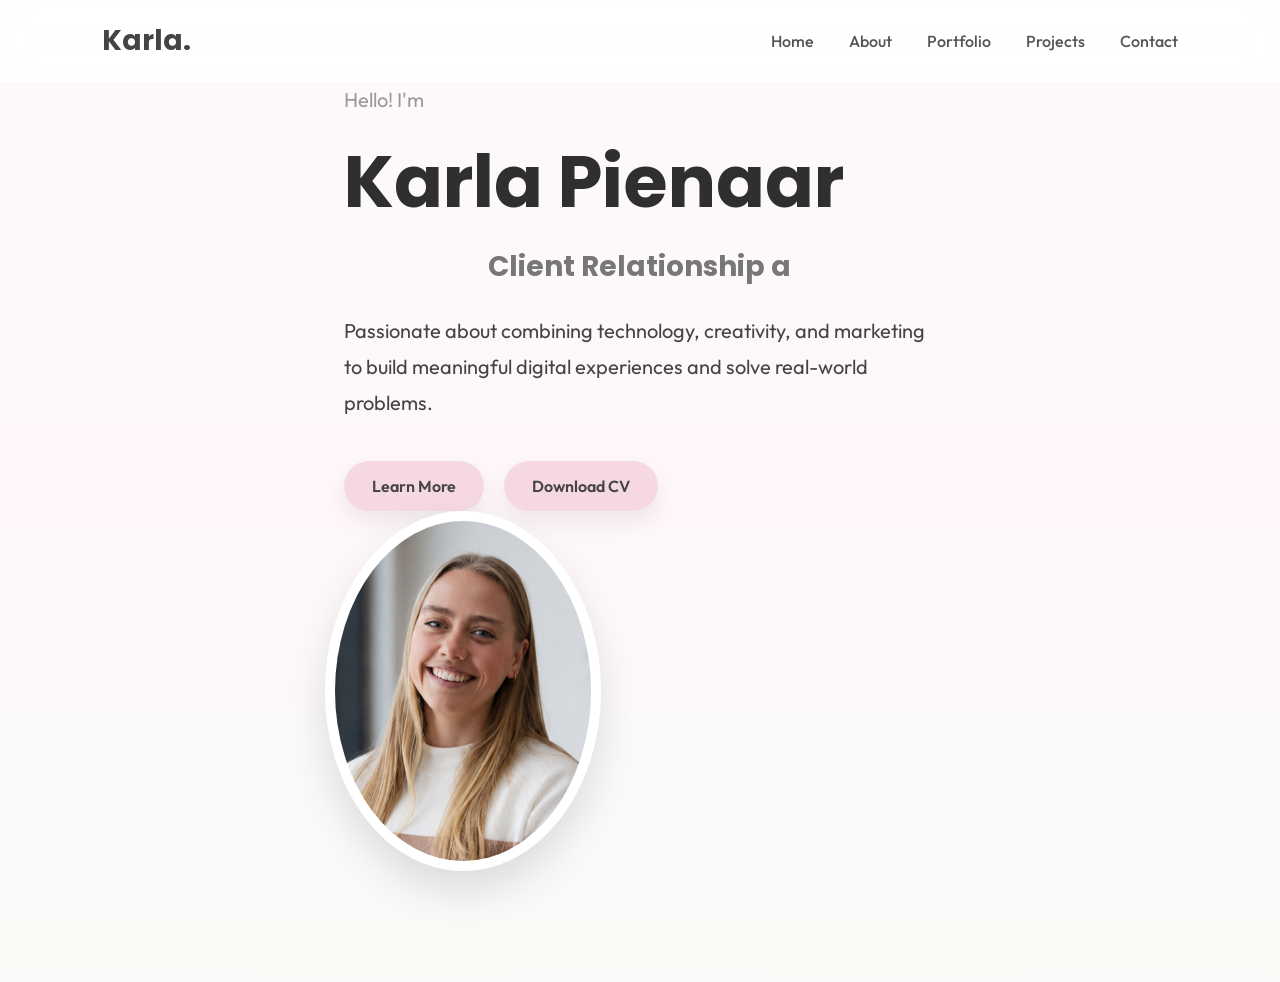
<file: index.html>
<!DOCTYPE html>
<html lang="en">


<head>

    <meta charset="UTF-8">
    <meta name="viewport" content="width=device-width, initial-scale=1.0">
    <title>Karla Pienaar | Portfolio</title>

    <link rel="stylesheet" href="style.css">  
    <link rel="preconnect" href="https://fonts.googleapis.com">
<link rel="preconnect" href="https://fonts.gstatic.com" crossorigin>

<link href="https://fonts.googleapis.com/css2?family=Outfit:wght@300;400;500;600;700&family=Poppins:wght@500;600;700&display=swap" rel="stylesheet">


    </head>

    <body>

    <nav>

    <div class="logo">

Karla.

</div>

<ul>

<li><a href="index.html">Home</a></li>

<li><a href="aboutpage.html">About</a></li>

<li><a href="portfoliopage.html">Portfolio</a></li>

<li><a href="projectspage.html">Projects</a></li>

<li><a href="contactpage.html">Contact</a></li>

</ul>

</nav>

<section class="hero" id="home">

<div class="hero-text">

<p class="hello">

Hello! I'm

</p>

<h1>

Karla Pienaar

</h1>

<h2>

Client Relationship and Marketing Manager | Final-Year IT Student

</h2>

<p>

Passionate about combining technology, creativity, and marketing to build meaningful digital experiences and solve real-world problems.

</p>

<div class="buttons">

<a href="aboutpage.html">
Learn More
</a>

<a href="Karla_Pienaar_CV.pdf" target="_blank">
Download CV
</a>

</div>

<div class="hero-image">

<img src="profile.jpg" alt="Karla Pienaar">

</div>

</section>

<script src="script.js"></script>

</body>

</html>
</file>
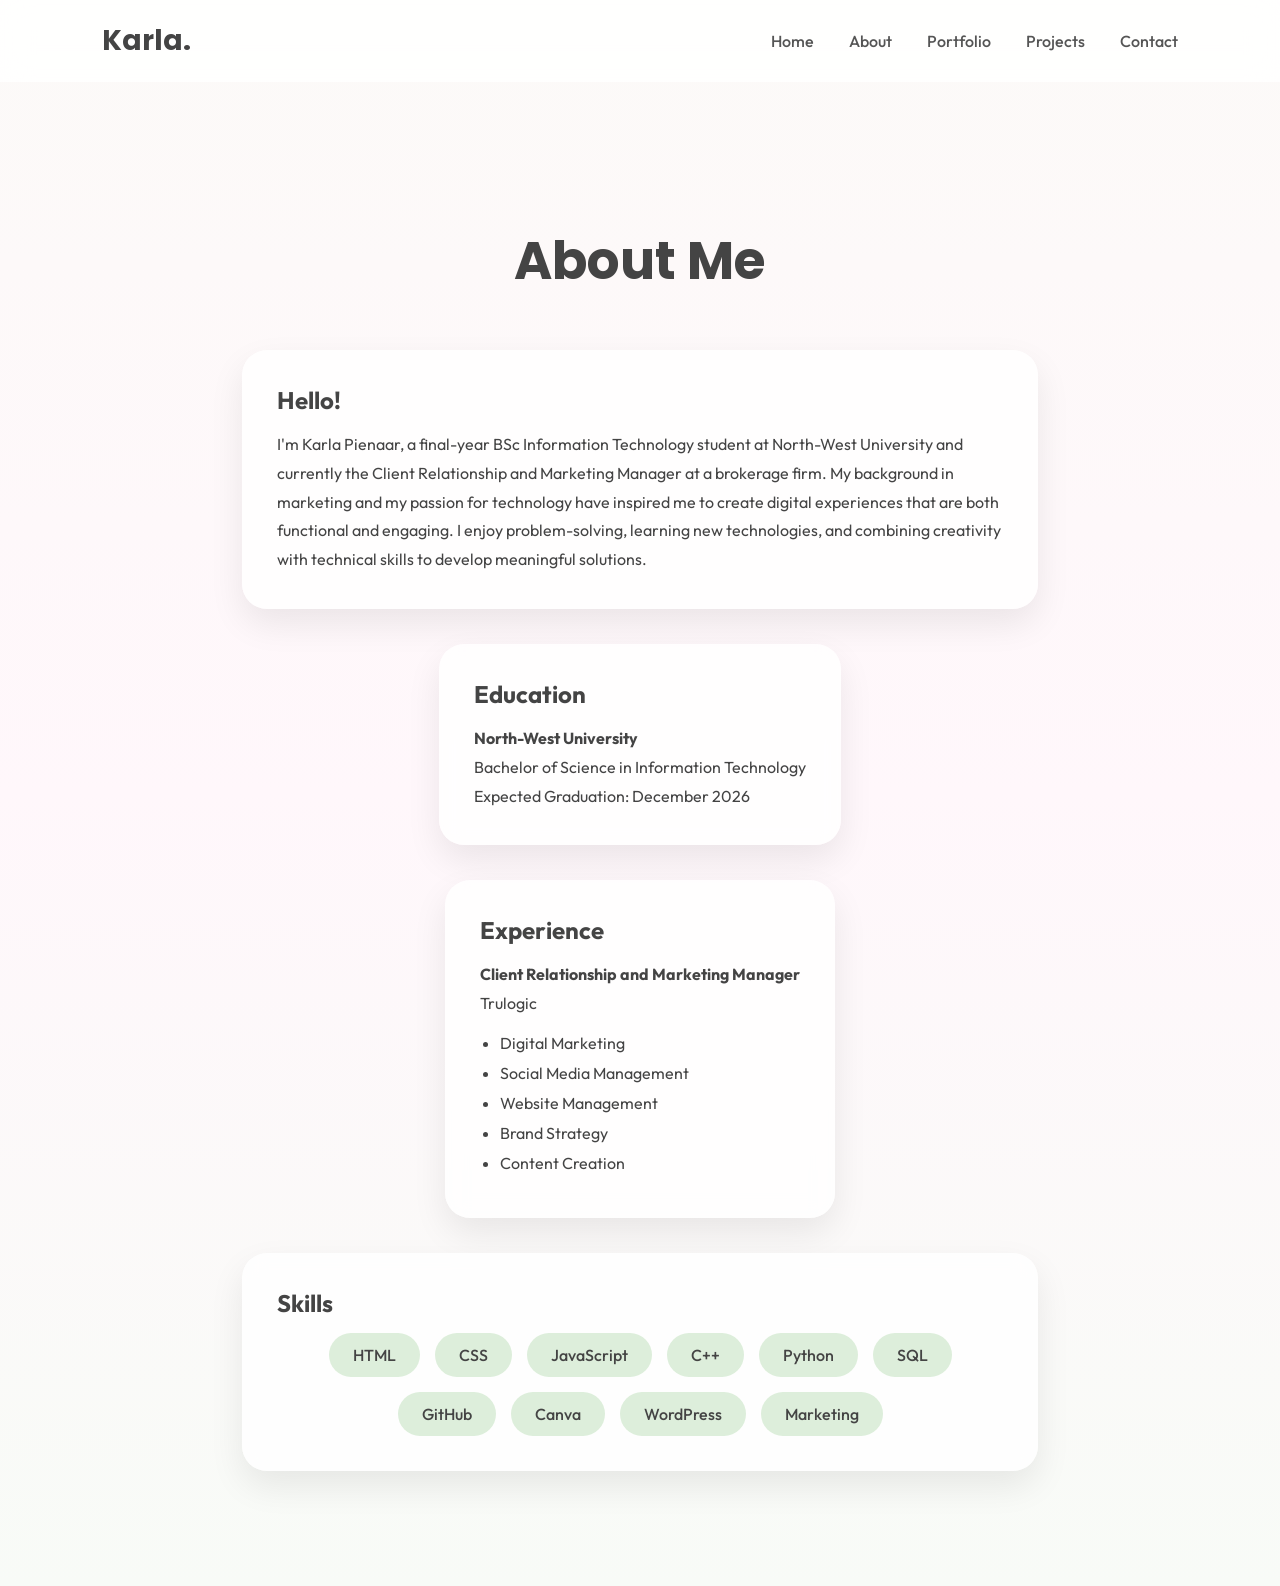
<file: aboutpage.html>
<!DOCTYPE html>
<html lang="en">

<head>

    <meta charset="UTF-8">
    <meta name="viewport" content="width=device-width, initial-scale=1.0">

    <title>About | Karla Pienaar</title>

    <link rel="stylesheet" href="style.css">

    <link rel="preconnect" href="https://fonts.googleapis.com">
    <link rel="preconnect" href="https://fonts.gstatic.com" crossorigin>

    <link href="https://fonts.googleapis.com/css2?family=Outfit:wght@300;400;500;600;700&family=Poppins:wght@500;600;700&display=swap" rel="stylesheet">

</head>

<body>

<nav>

<div class="logo">
Karla.
</div>

<ul>

<li><a href="index.html">Home</a></li>
<li><a href="aboutpage.html">About</a></li>
<li><a href="portfoliopage.html">Portfolio</a></li>
<li><a href="projectspage.html">Projects</a></li>
<li><a href="contactpage.html">Contact</a></li>

</ul>

</nav>

<section class="page">

<h1>About Me</h1>

<div class="card">

<h3>Hello!</h3>

<p>

I'm Karla Pienaar, a final-year BSc Information Technology student at North-West University and currently the Client Relationship and Marketing Manager at a brokerage firm.

My background in marketing and my passion for technology have inspired me to create digital experiences that are both functional and engaging. I enjoy problem-solving, learning new technologies, and combining creativity with technical skills to develop meaningful solutions.

</p>

</div>

<div class="card">

<h3>Education</h3>

<p>

<b>North-West University</b><br>

Bachelor of Science in Information Technology<br>

Expected Graduation: December 2026

</p>

</div>

<div class="card">

<h3>Experience</h3>

<p>

<b>Client Relationship and Marketing Manager</b><br>

Trulogic

</p>

<ul>

<li>Digital Marketing</li>

<li>Social Media Management</li>

<li>Website Management</li>

<li>Brand Strategy</li>

<li>Content Creation</li>

</ul>

</div>

<div class="card">

<h3>Skills</h3>

<div class="skills-container">

<span>HTML</span>

<span>CSS</span>

<span>JavaScript</span>

<span>C++</span>

<span>Python</span>

<span>SQL</span>

<span>GitHub</span>

<span>Canva</span>

<span>WordPress</span>

<span>Marketing</span>

</div>

</div>

</section>

<script src="script.js"></script>

</body>

</html>
</file>
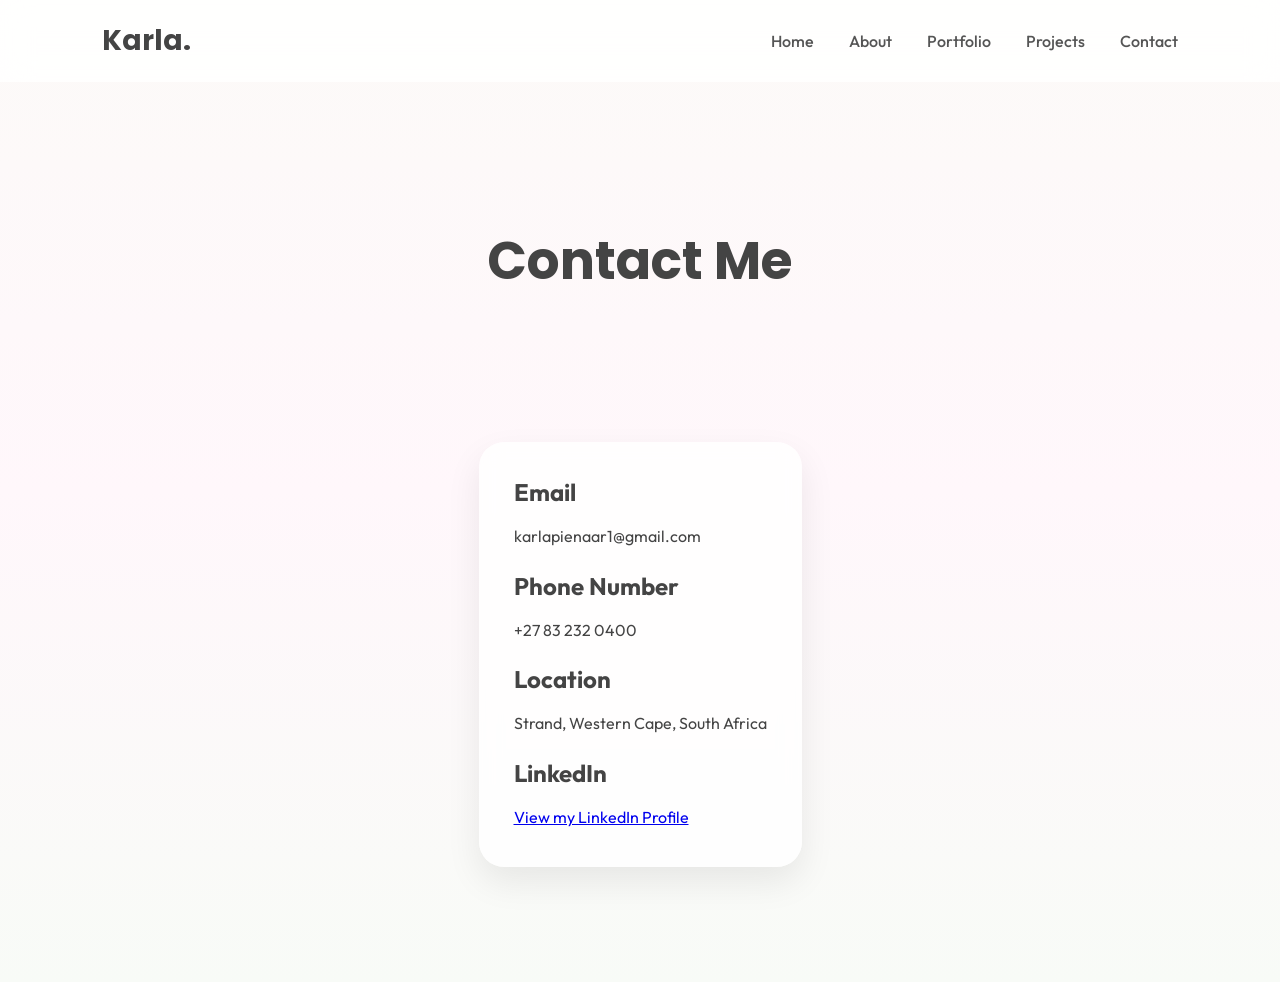
<file: contactpage.html>
<!DOCTYPE html>
<html lang="en">

<head>

<meta charset="UTF-8">
<meta name="viewport" content="width=device-width, initial-scale=1.0">

<title>Contact | Karla Pienaar</title>

<link rel="stylesheet" href="style.css">

<link rel="preconnect" href="https://fonts.googleapis.com">
<link rel="preconnect" href="https://fonts.gstatic.com" crossorigin>

<link href="https://fonts.googleapis.com/css2?family=Outfit:wght@300;400;500;600;700&family=Poppins:wght@500;600;700&display=swap" rel="stylesheet">

</head>

<body>

<nav>

<div class="logo">
Karla.
</div>

<ul>

<li><a href="index.html">Home</a></li>
<li><a href="aboutpage.html">About</a></li>
<li><a href="portfoliopage.html">Portfolio</a></li>
<li><a href="projectspage.html">Projects</a></li>
<li><a href="contactpage.html">Contact</a></li>

</ul>

</nav>

<section class="page">

<h1>Contact Me</h1>

<div class="card">

<h3>Email</h3>

<p>karlapienaar1@gmail.com</p>

<br>

<h3>Phone Number</h3>

<p>+27 83 232 0400</p>

<br>

<h3>Location</h3>

<p>Strand, Western Cape, South Africa</p>

<br>

<h3>LinkedIn</h3>

<p>

<a href="https://www.linkedin.com/in/karla-pienaar-029022347/" target="_blank">

View my LinkedIn Profile

</a>

</p>

</div>

</section>

<script src="script.js"></script>

</body>

</html>
</file>
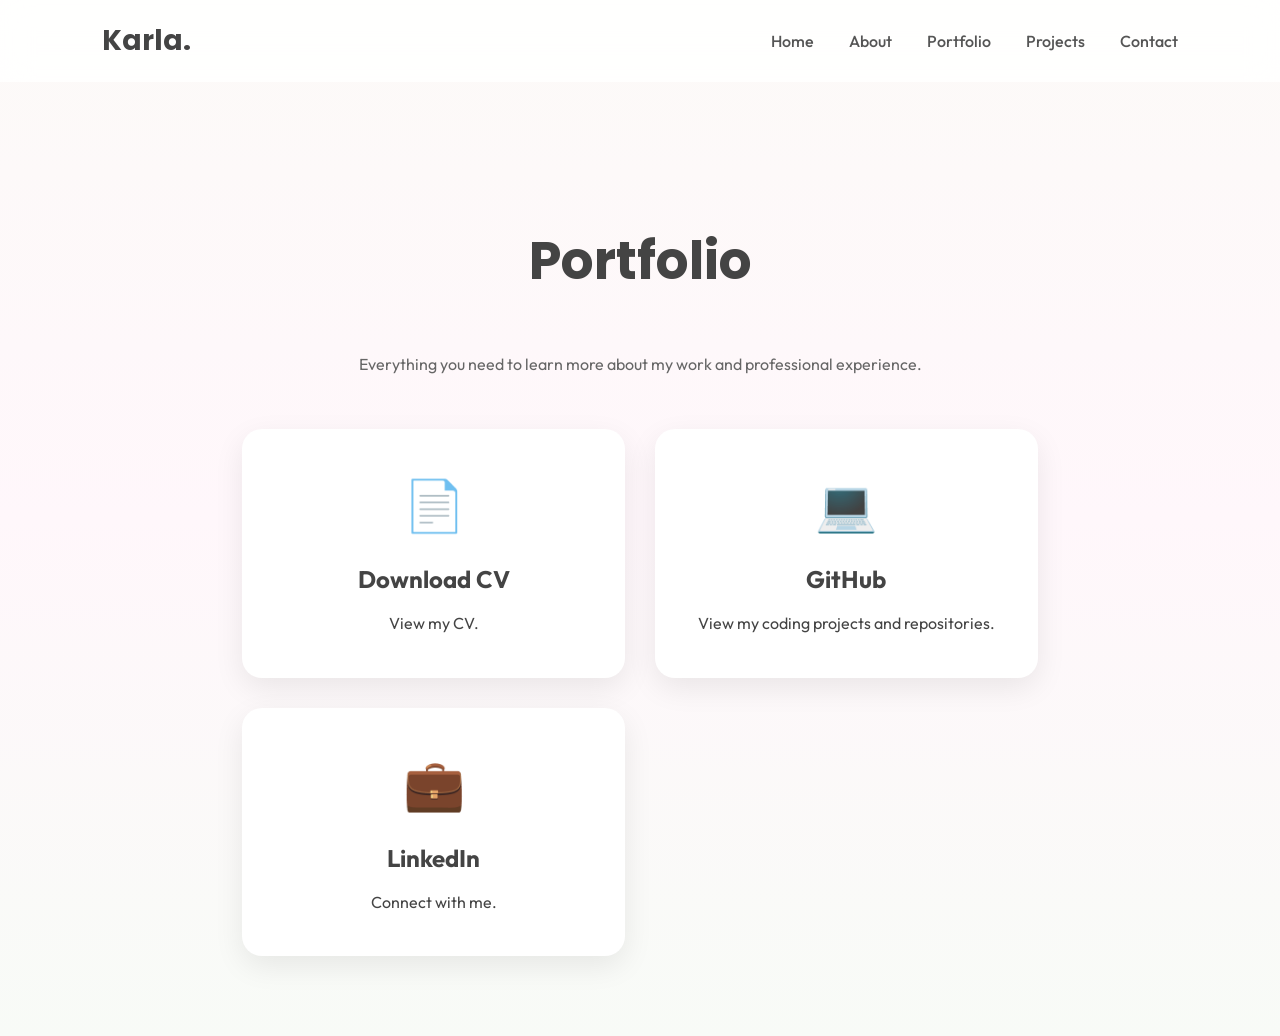
<file: portfoliopage.html>
<!DOCTYPE html>
<html lang="en">

<head>

<meta charset="UTF-8">
<meta name="viewport" content="width=device-width, initial-scale=1.0">

<title>Portfolio | Karla Pienaar</title>

<link rel="stylesheet" href="style.css">

<link rel="preconnect" href="https://fonts.googleapis.com">
<link rel="preconnect" href="https://fonts.gstatic.com" crossorigin>

<link href="https://fonts.googleapis.com/css2?family=Outfit:wght@300;400;500;600;700&family=Poppins:wght@500;600;700&display=swap" rel="stylesheet">

</head>

<body>

<nav>

<div class="logo">
Karla.
</div>

<ul>

<li><a href="index.html">Home</a></li>
<li><a href="aboutpage.html">About</a></li>
<li><a href="portfoliopage.html">Portfolio</a></li>
<li><a href="projectspage.html">Projects</a></li>
<li><a href="contactpage.html">Contact</a></li>

</ul>

</nav>

<section class="page">

<h1>Portfolio</h1>

<p class="page-intro">

Everything you need to learn more about my work and professional experience.

</p>

<div class="portfolio-grid">

<a class="portfolio-card" href="Karla_Pienaar_CV.pdf" target="_blank">

<h2>📄</h2>

<h3>Download CV</h3>

<p>View my CV.</p>

</a>

<a class="portfolio-card" href="https://github.com/KarlaPienaar" target="_blank">

<h2>💻</h2>

<h3>GitHub</h3>

<p>View my coding projects and repositories.</p>

</a>

<a class="portfolio-card" href="https://www.linkedin.com/in/karla-pienaar-029022347/" target="_blank">

<h2>💼</h2>

<h3>LinkedIn</h3>

<p>Connect with me.</p>

</a>

</div>

</section>

<script src="script.js"></script>

</body>

</html>
</file>
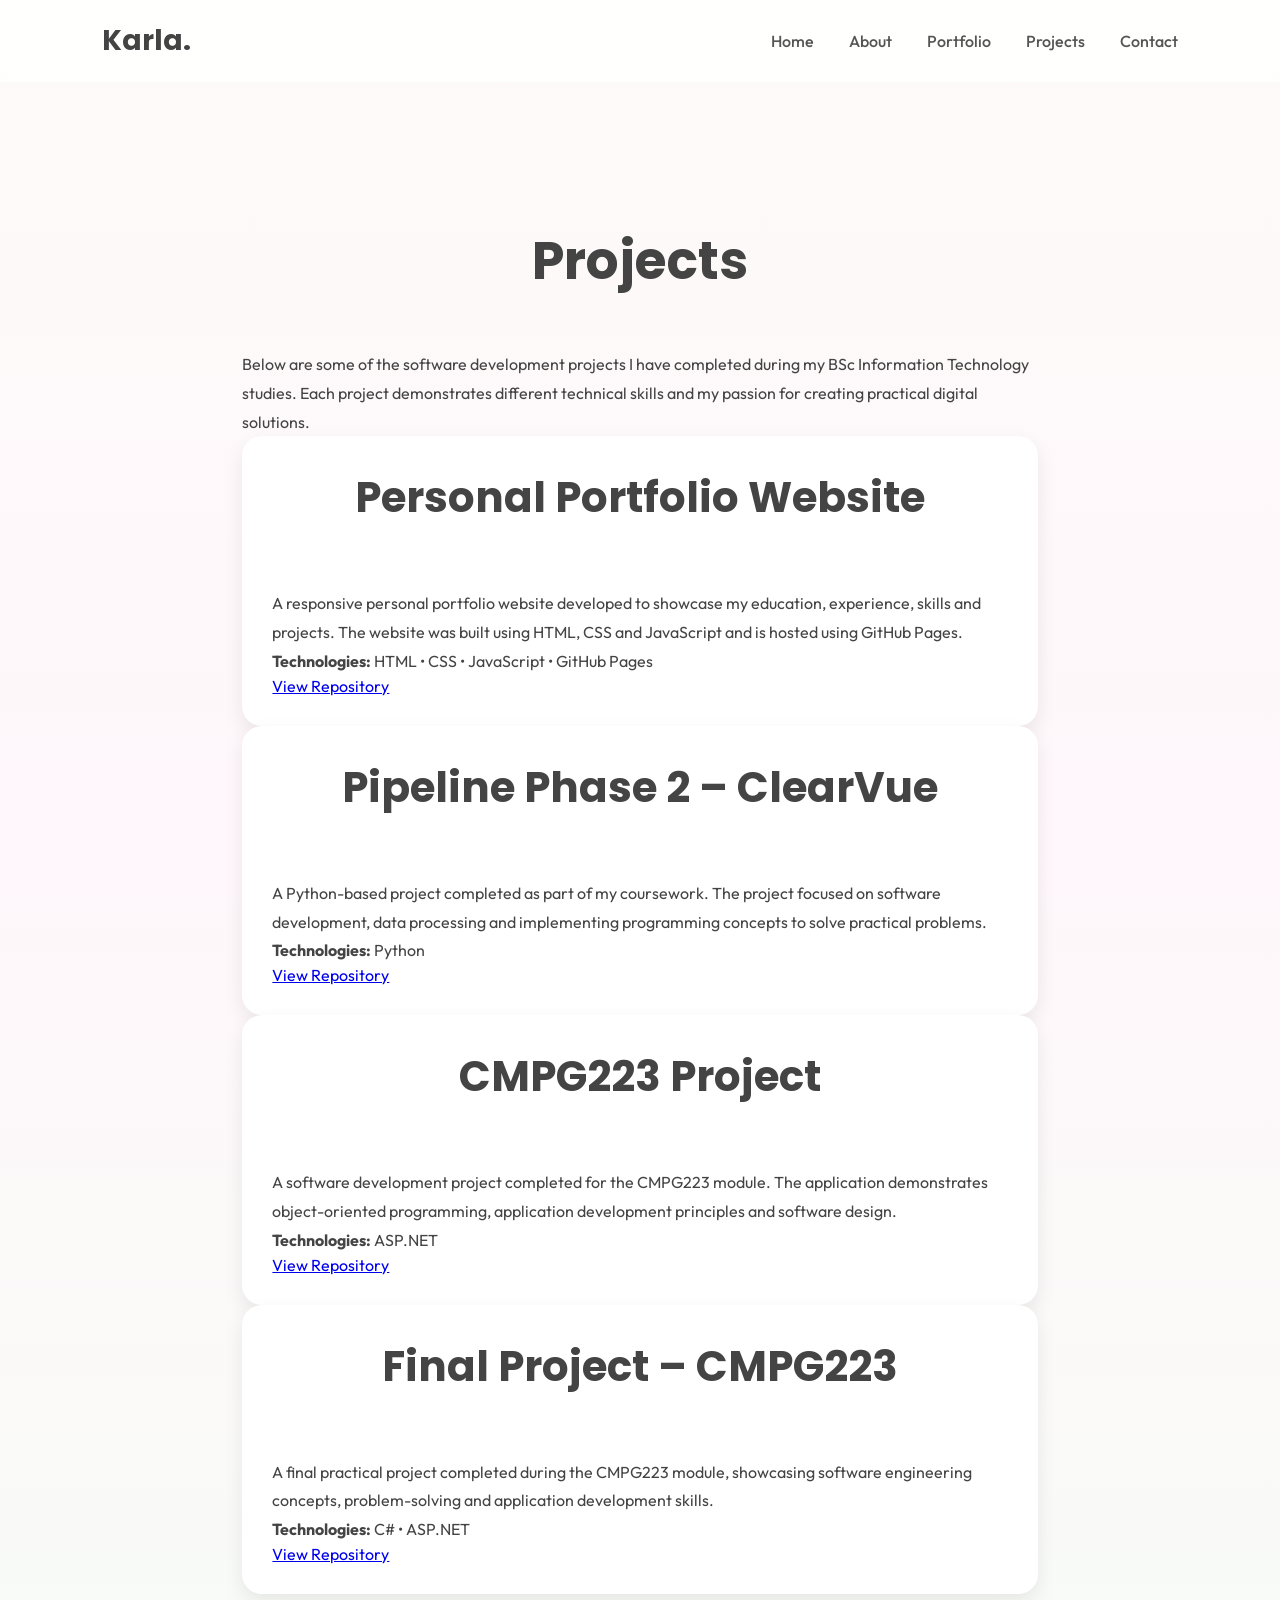
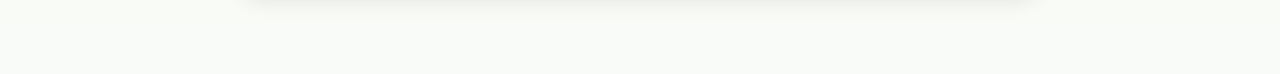
<file: projectspage.html>
<!DOCTYPE html>
<html lang="en">

<head>

<meta charset="UTF-8">
<meta name="viewport" content="width=device-width, initial-scale=1.0">

<title>Projects | Karla Pienaar</title>

<link rel="stylesheet" href="style.css">

<link rel="preconnect" href="https://fonts.googleapis.com">
<link rel="preconnect" href="https://fonts.gstatic.com" crossorigin>

<link href="https://fonts.googleapis.com/css2?family=Outfit:wght@300;400;500;600;700&family=Poppins:wght@500;600;700&display=swap" rel="stylesheet">

</head>

<body>

<nav>

<div class="logo">
Karla.
</div>

<ul>

<li><a href="index.html">Home</a></li>
<li><a href="aboutpage.html">About</a></li>
<li><a href="portfoliopage.html">Portfolio</a></li>
<li><a href="projectspage.html">Projects</a></li>
<li><a href="contactpage.html">Contact</a></li>

</ul>

</nav>

<section class="page">

<h1>Projects</h1>

<p class="section-intro">

Below are some of the software development projects I have completed during my BSc Information Technology studies. Each project demonstrates different technical skills and my passion for creating practical digital solutions.

</p>

<div class="project-card">

<h2>Personal Portfolio Website</h2>

<p>

A responsive personal portfolio website developed to showcase my education, experience, skills and projects. The website was built using HTML, CSS and JavaScript and is hosted using GitHub Pages.

</p>

<p><strong>Technologies:</strong> HTML • CSS • JavaScript • GitHub Pages</p>

<a class="project-button" href="https://github.com/KarlaPienaar/portfolio-website" target="_blank">

View Repository

</a>

</div>

<div class="project-card">

<h2>Pipeline Phase 2 – ClearVue</h2>

<p>

A Python-based project completed as part of my coursework. The project focused on software development, data processing and implementing programming concepts to solve practical problems.

</p>

<p><strong>Technologies:</strong> Python</p>

<a class="project-button" href="https://github.com/KarlaPienaar/pipeline_phase_2_clearvue" target="_blank">

View Repository

</a>

</div>

<div class="project-card">

<h2>CMPG223 Project</h2>

<p>

A software development project completed for the CMPG223 module. The application demonstrates object-oriented programming, application development principles and software design.

</p>

<p><strong>Technologies:</strong> ASP.NET</p>

<a class="project-button" href="https://github.com/KarlaPienaar/CMPG223-Project" target="_blank">

View Repository

</a>

</div>

<div class="project-card">

<h2>Final Project – CMPG223</h2>

<p>

A final practical project completed during the CMPG223 module, showcasing software engineering concepts, problem-solving and application development skills.

</p>

<p><strong>Technologies:</strong> C# • ASP.NET</p>

<a class="project-button" href="https://github.com/KarlaPienaar/Final-Project-CMPG223" target="_blank">

View Repository

</a>

</div>

</section>

<script src="script.js"></script>

</body>

</html>
</file>
<file: style.css>
/* reset*/

*{
    margin:0;
    padding:0;
    box-sizing:border-box;
}

html{
    scroll-behavior:smooth;
}

body{

   font-family:'Outfit',sans-serif;
    background:linear-gradient(180deg,#FCFAF8,#FFF7FB,#F8FBF7);
    color:#444; 
}

/* navigation on the site */

nav{

    position:sticky;
    top:0;

    display:flex;
    justify-content:space-between;
    align-items:center;

    padding:20px 8%;

    background:rgba(255,255,255,.85);
    backdrop-filter:blur(15px);

    z-index:1000;

}

.logo{

    font-size:28px;

    font-weight:700;

    font-family:'Poppins',sans-serif;

}

nav ul{

    display:flex;

    gap:35px;

    list-style:none;

}

nav a{

    text-decoration:none;

    color:#555;

    font-weight:500;

    transition:.3s;

}

nav a:hover{

    color:#D88BA8;

}

/* hero banner */

.hero{

    min-height:100vh;

    display:flex;

    justify-content:space-between;

    align-items:center;

    padding:0 8%;

}

.hero-text{

    width:55%;

}

.hello{

    color:#999;

    font-size:20px;

    margin-bottom:10px;

}

.hero h1{

    font-size:72px;

    color:#2F2F32;

    font-family:'Poppins',sans-serif;

    margin-bottom:10px;

}

.hero h2{

    font-size:28px;

    color:#777;

    margin-bottom:25px;

}

.hero p{

    font-size:20px;

    line-height:1.8;

    max-width:620px;

}

/* buttons used */

.buttons{

    margin-top:40px;

    display:flex;

    gap:20px;

}

.buttons a{

    text-decoration:none;

    padding:15px 28px;

    border-radius:40px;

    background:#F6D8E5;

    color:#444;

    font-weight:600;

    transition:.3s;

    box-shadow:0 10px 25px rgba(0,0,0,.08);

}

.buttons a:hover{

    transform:translateY(-5px);

    background:#EFC5D8;

    box-shadow:0 15px 30px rgba(0,0,0,.12);

}

/* images */

.hero-image{

    width:40%;

    display:flex;

    justify-content:center;

}

.hero-image img{

    width:360px;

    height:360px;

    border-radius:50%;

    object-fit:cover;

    border:10px solid white;

    box-shadow:0 20px 40px rgba(0,0,0,.12);

}/* general */

section{

    min-height:100vh;
    padding:120px 8%;
    display:flex;
    flex-direction:column;
    justify-content:center;

}

section h2{

    text-align:center;

    font-size:42px;

    margin-bottom:60px;

    font-family:'Poppins',sans-serif;

}

/* cards */

.card{

    background:rgba(255,255,255,.8);

    backdrop-filter:blur(10px);

    padding:35px;

    border-radius:25px;

    box-shadow:0 15px 35px rgba(0,0,0,.08);

    max-width:900px;

    margin:auto;


}

/* my skills */

.skills-container{

    display:flex;

    justify-content:center;

    flex-wrap:wrap;

    gap:15px;

}

.skills-container span{

    background:#DDEEDB;

    padding:12px 24px;

    border-radius:40px;

    font-weight:500;

}

/*projects */

.project-grid{

    display:grid;

    grid-template-columns:repeat(auto-fit,minmax(250px,1fr));

    gap:25px;

}

.project-card{

    background:white;

    padding:30px;

    border-radius:20px;

    box-shadow:0 8px 20px rgba(0,0,0,.08);

    transition:.3s;

}

.project-card:hover{

    transform:translateY(-8px);

}
/* page layout, about */

.page{

    max-width:1000px;
    margin:auto;
    padding:140px 8% 80px;

}

.page h1{

    text-align:center;
    font-size:52px;
    margin-bottom:50px;
    font-family:'Poppins',sans-serif;

}

.page .card{

    margin-bottom:35px;

}

.page h3{

    margin-bottom:15px;
    font-size:24px;

}

.page p{

    line-height:1.8;

}

.page ul{

    margin-top:15px;
    margin-left:20px;

}

.page li{

    margin-bottom:10px;

}
/* portfolio page */

.page-intro{

    text-align:center;
    margin-bottom:50px;
    color:#666;

}

.portfolio-grid{

    display:grid;
    grid-template-columns:repeat(auto-fit,minmax(250px,1fr));
    gap:30px;

}

.portfolio-card{

    background:white;
    border-radius:20px;
    padding:40px;
    text-align:center;
    text-decoration:none;
    color:#444;

    box-shadow:0 10px 30px rgba(0,0,0,.08);

    transition:.3s;

}

.portfolio-card:hover{

    transform:translateY(-8px);

}

.portfolio-card h2{

    font-size:50px;
    margin-bottom:20px;

}

.portfolio-card h3{

    margin-bottom:15px;

}

<footer>
    <p>© 2026 Karla Pienaar • Designed & Developed by Karla Pienaar</p>
</footer>
</file>
